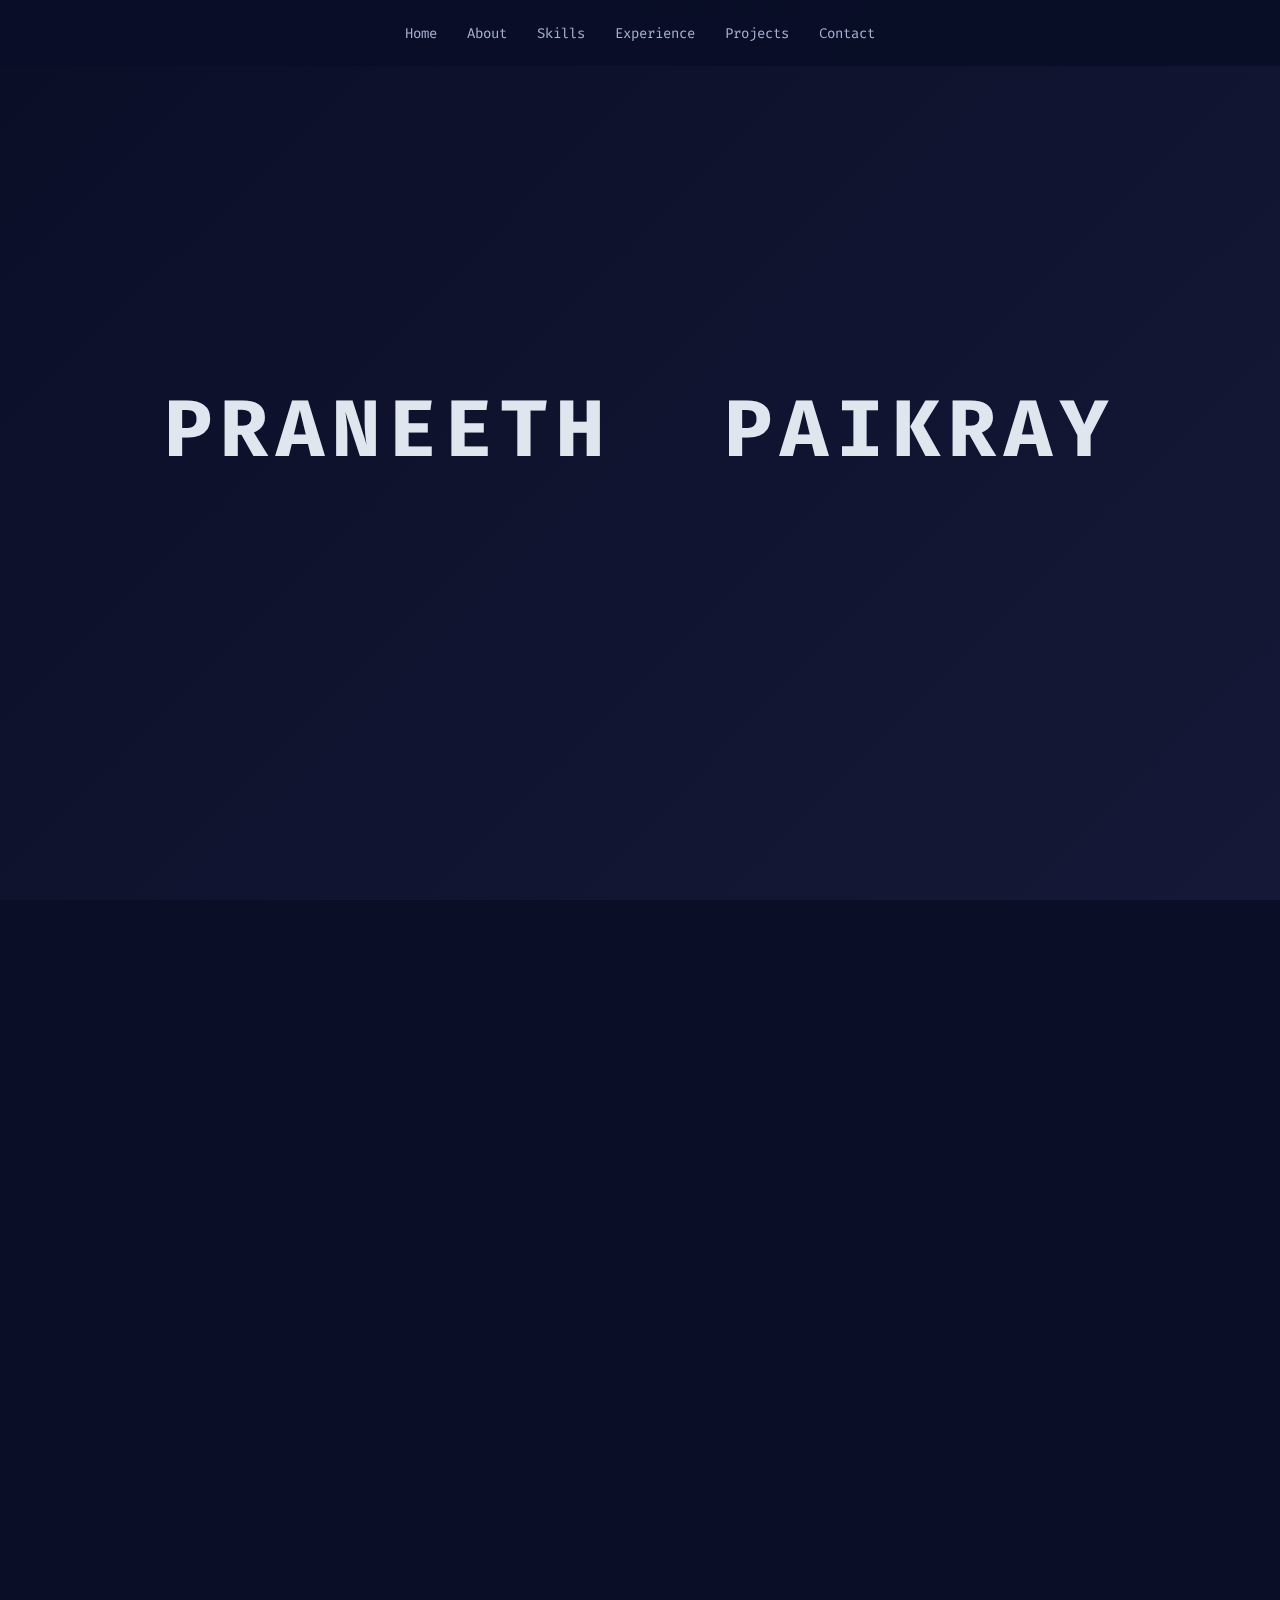
<file: index.html>
<!DOCTYPE html>
<html lang="en">
<head>
    <meta charset="UTF-8">
    <meta name="viewport" content="width=device-width, initial-scale=1.0">
    <title>Praneeth Paikray | Senior Data Scientist</title>
    
    <!-- SEO Meta Tags -->
    <meta name="description" content="Praneeth Paikray - Senior Data Scientist with 8 years of expertise in ML, NLP, LLMs, and Generative AI. Specializing in production-scale AI solutions.">
    <meta name="keywords" content="Praneeth Paikray, Data Scientist, Machine Learning, AI, LLM, NLP, Generative AI, Python, AWS, Fidelity Investments, Bengaluru">
    <meta name="author" content="Praneeth Paikray">
    
    <!-- Open Graph Meta Tags -->
    <meta property="og:title" content="Praneeth Paikray - Senior Data Scientist">
    <meta property="og:description" content="Senior Data Scientist specializing in ML, NLP, and LLMs with 8 years of experience building production-scale AI solutions.">
    <meta property="og:type" content="website">
    <meta property="og:url" content="https://praneeth16.github.io">
    <meta property="og:image" content="https://praneeth16.github.io/og-image.png">
    
    <!-- Twitter Card Meta Tags -->
    <meta name="twitter:card" content="summary_large_image">
    <meta name="twitter:title" content="Praneeth Paikray - Senior Data Scientist">
    <meta name="twitter:description" content="Senior Data Scientist specializing in ML, NLP, and LLMs with 8 years of experience.">
    <meta name="twitter:image" content="https://praneeth16.github.io/og-image.png">
    
    <!-- Favicon -->
    <link rel="icon" type="image/x-icon" href="favicon.ico">
    <link rel="apple-touch-icon" sizes="180x180" href="apple-touch-icon.png">
    <link rel="icon" type="image/png" sizes="32x32" href="favicon-32x32.png">
    <link rel="icon" type="image/png" sizes="16x16" href="favicon-16x16.png">
    
    <!-- Google Fonts (optional - for better typography) -->
    <link rel="preconnect" href="https://fonts.googleapis.com">
    <link rel="preconnect" href="https://fonts.gstatic.com" crossorigin>
    <link href="https://fonts.googleapis.com/css2?family=Fira+Code:wght@400;500;600;700&display=swap" rel="stylesheet">
    
    <style>
        * {
            margin: 0;
            padding: 0;
            box-sizing: border-box;
        }

        :root {
            --bg-primary: #0a0e27;
            --bg-secondary: #151937;
            --text-primary: #e0e6ed;
            --text-secondary: #a8b2d1;
            --accent: #64ffda;
            --accent-hover: #4ce4c4;
            --card-bg: rgba(21, 25, 55, 0.8);
            --gradient-1: #667eea;
            --gradient-2: #764ba2;
            --gradient-3: #f093fb;
        }

        body {
            font-family: 'Fira Code', 'SF Mono', monospace;
            background: var(--bg-primary);
            color: var(--text-primary);
            overflow-x: hidden;
            line-height: 1.6;
        }

        /* Animated Background */
        .bg-animation {
            position: fixed;
            width: 100%;
            height: 100%;
            top: 0;
            left: 0;
            z-index: -1;
            background: linear-gradient(135deg, #0a0e27 0%, #151937 100%);
            overflow: hidden;
        }

        .data-particle {
            position: absolute;
            width: 4px;
            height: 4px;
            background: var(--accent);
            border-radius: 50%;
            opacity: 0;
            animation: float-up 15s infinite;
        }

        @keyframes float-up {
            0% {
                opacity: 0;
                transform: translateY(100vh) scale(0);
            }
            10% {
                opacity: 1;
                transform: translateY(90vh) scale(1);
            }
            90% {
                opacity: 1;
                transform: translateY(10vh) scale(1);
            }
            100% {
                opacity: 0;
                transform: translateY(0) scale(0);
            }
        }

        /* Navigation */
        nav {
            position: fixed;
            top: 0;
            width: 100%;
            padding: 20px 50px;
            background: rgba(10, 14, 39, 0.95);
            backdrop-filter: blur(10px);
            z-index: 1000;
            transition: all 0.3s ease;
        }

        nav.scrolled {
            padding: 15px 50px;
            box-shadow: 0 4px 20px rgba(0, 0, 0, 0.3);
        }

        nav ul {
            list-style: none;
            display: flex;
            justify-content: center;
            align-items: center;
            gap: 30px;
        }

        nav a {
            color: var(--text-secondary);
            text-decoration: none;
            font-size: 14px;
            transition: all 0.3s ease;
            position: relative;
        }

        nav a:hover {
            color: var(--accent);
        }

        nav a::after {
            content: '';
            position: absolute;
            bottom: -5px;
            left: 0;
            width: 0;
            height: 2px;
            background: var(--accent);
            transition: width 0.3s ease;
        }

        nav a:hover::after {
            width: 100%;
        }

        /* Hero Section */
        .hero {
            min-height: 100vh;
            display: flex;
            align-items: center;
            justify-content: center;
            padding: 100px 50px;
            position: relative;
            overflow: hidden;
        }

        .hero-content {
            text-align: center;
            z-index: 1;
        }

        .hero-name {
            font-size: 5rem;
            font-weight: 800;
            text-transform: uppercase;
            position: relative;
            color: var(--text-primary);
            letter-spacing: 0.1em;
            display: inline-block;
            margin-bottom: 20px;
        }

        .hero-name span {
            display: inline-block;
            position: relative;
            color: var(--text-primary);
            transition: all 0.3s ease;
            animation: letter-wave 4s ease-in-out infinite;
            animation-delay: calc(var(--i) * 0.1s);
        }

        @keyframes letter-wave {
            0%, 100% { 
                transform: translateY(0);
                color: var(--text-primary);
            }
            25% {
                transform: translateY(-5px);
                color: var(--accent);
            }
            50% { 
                transform: translateY(0);
                color: var(--gradient-2);
            }
            75% {
                transform: translateY(5px);
                color: var(--gradient-1);
            }
        }

        .hero-name:hover span {
            animation-play-state: paused;
            color: var(--accent);
            text-shadow: 0 0 20px rgba(100, 255, 218, 0.5);
            transform: scale(1.05);
        }

        .hero-name::after {
            content: '';
            position: absolute;
            bottom: -10px;
            left: 0;
            width: 100%;
            height: 3px;
            background: linear-gradient(90deg, var(--accent), var(--gradient-1), var(--gradient-2));
            transform: scaleX(0);
            transform-origin: center;
            transition: transform 0.3s ease;
        }

        .hero-name:hover::after {
            transform: scaleX(1);
        }

        .hero-particles {
            position: absolute;
            width: 100%;
            height: 100%;
            top: 0;
            left: 0;
            pointer-events: none;
        }

        .hero-particle {
            position: absolute;
            width: 2px;
            height: 2px;
            background: var(--accent);
            border-radius: 50%;
            opacity: 0.8;
            animation: particle-float 10s linear infinite;
        }

        @keyframes particle-float {
            0% {
                transform: translateY(100vh) translateX(0);
                opacity: 0;
            }
            10% {
                opacity: 0.8;
            }
            90% {
                opacity: 0.8;
            }
            100% {
                transform: translateY(-100vh) translateX(100px);
                opacity: 0;
            }
        }

        .subtitle {
            font-size: 1.5rem;
            color: var(--accent);
            margin-top: 20px;
            opacity: 0;
            animation: fadeInUp 1s ease forwards;
            animation-delay: 0.5s;
        }

        .typing-effect {
            border-right: 3px solid var(--accent);
            white-space: nowrap;
            overflow: hidden;
            animation: typing 3s steps(40, end), blink-caret 0.75s step-end infinite;
        }

        @keyframes typing {
            from { width: 0; }
            to { width: 100%; }
        }

        @keyframes blink-caret {
            from, to { border-color: transparent; }
            50% { border-color: var(--accent); }
        }

        @keyframes fadeInUp {
            from {
                opacity: 0;
                transform: translateY(30px);
            }
            to {
                opacity: 1;
                transform: translateY(0);
            }
        }

        /* About Section */
        .about {
            padding: 100px 50px;
            max-width: 1200px;
            margin: 0 auto;
        }

        .section-title {
            font-size: 2.5rem;
            margin-bottom: 50px;
            text-align: center;
            position: relative;
            display: inline-block;
            width: 100%;
        }

        .section-title::before {
            content: '<';
            color: var(--accent);
            position: absolute;
            left: -30px;
            opacity: 0.5;
        }

        .section-title::after {
            content: '/>';
            color: var(--accent);
            position: absolute;
            right: -40px;
            opacity: 0.5;
        }

        .about-content {
            display: grid;
            grid-template-columns: 1fr 2fr;
            gap: 50px;
            align-items: center;
        }

        .about-image {
            position: relative;
            width: 300px;
            height: 300px;
            margin: 0 auto;
        }

        .about-image::before {
            content: '';
            position: absolute;
            top: -10px;
            left: -10px;
            right: -10px;
            bottom: -10px;
            background: linear-gradient(45deg, var(--gradient-1), var(--gradient-2), var(--gradient-3));
            border-radius: 10px;
            z-index: -1;
            animation: rotate-gradient 3s linear infinite;
        }

        @keyframes rotate-gradient {
            0% { transform: rotate(0deg); }
            100% { transform: rotate(360deg); }
        }

        .about-image img {
            width: 100%;
            height: 100%;
            object-fit: cover;
            border-radius: 10px;
            background: var(--bg-secondary);
            display: flex;
            align-items: center;
            justify-content: center;
            font-size: 8rem;
            color: var(--accent);
        }

        .about-text {
            color: var(--text-secondary);
            line-height: 1.8;
        }

        .highlight {
            color: var(--accent);
            font-weight: bold;
        }

        /* Skills Section */
        .skills {
            padding: 100px 50px;
            background: var(--bg-secondary);
        }

        .skills-grid {
            display: grid;
            grid-template-columns: repeat(auto-fit, minmax(150px, 1fr));
            gap: 30px;
            max-width: 1200px;
            margin: 0 auto;
        }

        .skill-card {
            background: var(--card-bg);
            padding: 30px;
            border-radius: 10px;
            text-align: center;
            border: 1px solid transparent;
            transition: all 0.3s ease;
            position: relative;
            overflow: hidden;
        }

        .skill-card::before {
            content: '';
            position: absolute;
            top: -50%;
            left: -50%;
            width: 200%;
            height: 200%;
            background: linear-gradient(45deg, transparent, var(--accent), transparent);
            transform: rotate(45deg);
            transition: all 0.5s;
            opacity: 0;
        }

        .skill-card:hover::before {
            animation: shine 0.5s ease;
        }

        @keyframes shine {
            0% { transform: rotate(45deg) translateY(-100%); opacity: 0; }
            50% { opacity: 1; }
            100% { transform: rotate(45deg) translateY(100%); opacity: 0; }
        }

        .skill-card:hover {
            border-color: var(--accent);
            transform: translateY(-5px);
            box-shadow: 0 10px 30px rgba(100, 255, 218, 0.3);
        }

        .skill-icon {
            font-size: 3rem;
            margin-bottom: 15px;
            color: var(--accent);
        }

        /* Experience Timeline */
        .experience {
            padding: 100px 50px;
            max-width: 1200px;
            margin: 0 auto;
        }

        .timeline {
            position: relative;
            padding: 20px 0;
        }

        .timeline::before {
            content: '';
            position: absolute;
            left: 50%;
            top: 0;
            bottom: 0;
            width: 2px;
            background: var(--accent);
            transform: translateX(-50%);
        }

        .timeline-item {
            position: relative;
            margin-bottom: 50px;
            width: 50%;
            padding: 0 40px;
            opacity: 0;
            animation: fadeInUp 0.8s ease forwards;
        }

        .timeline-item:nth-child(odd) {
            left: 0;
            text-align: right;
        }

        .timeline-item:nth-child(even) {
            left: 50%;
        }

        .timeline-dot {
            position: absolute;
            top: 0;
            width: 20px;
            height: 20px;
            background: var(--accent);
            border-radius: 50%;
            box-shadow: 0 0 20px var(--accent);
        }

        .timeline-item:nth-child(odd) .timeline-dot {
            right: -10px;
        }

        .timeline-item:nth-child(even) .timeline-dot {
            left: -10px;
        }

        .timeline-content {
            background: var(--card-bg);
            padding: 30px;
            border-radius: 10px;
            border: 1px solid rgba(100, 255, 218, 0.1);
            transition: all 0.3s ease;
        }

        .timeline-content:hover {
            border-color: var(--accent);
            transform: scale(1.05);
            box-shadow: 0 10px 30px rgba(100, 255, 218, 0.2);
        }

        .timeline-date {
            color: var(--accent);
            font-size: 0.9rem;
            margin-bottom: 10px;
        }

        /* Projects Section */
        .projects {
            padding: 100px 50px;
            background: var(--bg-secondary);
        }

        .projects-category {
            margin-bottom: 100px;
            padding: 40px;
            background: rgba(10, 14, 39, 0.5);
            border-radius: 20px;
            border: 1px solid rgba(100, 255, 218, 0.1);
        }

        .projects-category:last-child {
            margin-bottom: 0;
        }

        .projects-category:nth-child(2) {
            background: rgba(21, 25, 55, 0.3);
            border-color: rgba(118, 75, 162, 0.2);
        }

        .category-title {
            font-size: 2.2rem;
            margin-bottom: 25px;
            color: var(--text-primary);
            display: flex;
            align-items: center;
            gap: 20px;
            position: relative;
            padding-bottom: 30px;
            font-weight: 700;
        }

        .category-icon {
            font-size: 3rem;
            display: inline-block;
            animation: icon-bounce 2s ease-in-out infinite;
            filter: drop-shadow(0 0 20px currentColor);
        }

        .projects-category:nth-child(2) .category-icon {
            color: var(--gradient-2);
        }

        .projects-category:nth-child(3) .category-icon {
            color: var(--accent);
        }

        @keyframes icon-bounce {
            0%, 100% { transform: translateY(0); }
            50% { transform: translateY(-5px); }
        }

        .category-subtitle {
            font-size: 1rem;
            color: var(--text-secondary);
            font-weight: normal;
            margin-left: auto;
            opacity: 0.8;
            font-style: italic;
        }

        .category-title::after {
            content: '';
            position: absolute;
            bottom: 0;
            left: 0;
            width: 100%;
            height: 3px;
            background: linear-gradient(90deg, var(--accent), var(--gradient-2), transparent);
        }

        .projects-category:nth-child(2) .category-title::after {
            background: linear-gradient(90deg, var(--gradient-2), var(--gradient-1), transparent);
        }

        .projects-grid {
            display: grid;
            grid-template-columns: repeat(auto-fit, minmax(350px, 1fr));
            gap: 40px;
            max-width: 1200px;
            margin: 40px auto 0;
        }

        .project-card {
            background: var(--card-bg);
            border-radius: 15px;
            overflow: hidden;
            transition: all 0.3s ease;
            position: relative;
            border: 2px solid transparent;
        }

        .project-card.professional {
            border-color: rgba(118, 75, 162, 0.3);
            background: rgba(118, 75, 162, 0.05);
        }

        .project-card.personal {
            border-color: rgba(100, 255, 218, 0.3);
            background: rgba(100, 255, 218, 0.05);
        }

        .project-card::before {
            content: '';
            position: absolute;
            top: 0;
            left: 0;
            right: 0;
            bottom: 0;
            background: linear-gradient(135deg, rgba(100, 255, 218, 0.1), rgba(118, 75, 162, 0.1));
            opacity: 0;
            transition: opacity 0.3s ease;
            pointer-events: none;
            z-index: 0;
        }

        .project-card:hover::before {
            opacity: 1;
        }

        .project-card:hover {
            transform: translateY(-10px) rotateX(5deg);
            box-shadow: 0 20px 40px rgba(100, 255, 218, 0.3);
        }

        .project-card.professional:hover {
            border-color: var(--gradient-2);
            box-shadow: 0 20px 40px rgba(118, 75, 162, 0.4);
        }

        .project-card.personal:hover {
            border-color: var(--accent);
            box-shadow: 0 20px 40px rgba(100, 255, 218, 0.4);
        }

        .project-header {
            padding: 30px;
            background: linear-gradient(135deg, var(--gradient-1), var(--gradient-2));
            position: relative;
            overflow: hidden;
            z-index: 1;
        }

        .project-card.personal .project-header {
            background: linear-gradient(135deg, var(--accent), var(--gradient-1));
        }

        .project-header::after {
            content: '';
            position: absolute;
            top: -50%;
            right: -50%;
            width: 200%;
            height: 200%;
            background: rgba(255, 255, 255, 0.1);
            transform: rotate(45deg);
            animation: shimmer 3s infinite;
            pointer-events: none;
        }

        @keyframes shimmer {
            0% { transform: rotate(45deg) translateX(-200%); }
            100% { transform: rotate(45deg) translateX(200%); }
        }

        .project-title {
            font-size: 1.5rem;
            margin-bottom: 10px;
            color: white;
            position: relative;
            z-index: 2;
        }

        .project-tech {
            display: flex;
            gap: 10px;
            flex-wrap: wrap;
            margin-top: 10px;
            position: relative;
            z-index: 2;
        }

        .tech-tag {
            background: rgba(255, 255, 255, 0.2);
            padding: 5px 15px;
            border-radius: 20px;
            font-size: 0.8rem;
            color: white;
        }

        .project-content {
            padding: 30px;
            position: relative;
            z-index: 1;
        }

        .project-description {
            color: var(--text-secondary);
            line-height: 1.8;
            margin-bottom: 20px;
        }

        .project-links {
            display: flex;
            gap: 20px;
            position: relative;
            z-index: 10;
        }

        .project-link {
            color: var(--accent);
            text-decoration: none;
            display: inline-flex;
            align-items: center;
            gap: 5px;
            transition: all 0.3s ease;
            padding: 5px 10px;
            border-radius: 5px;
            background: rgba(100, 255, 218, 0.1);
            border: 1px solid var(--accent);
            position: relative;
            z-index: 10;
        }

        .project-link:hover {
            color: var(--bg-primary);
            background: var(--accent);
            transform: translateX(5px);
            box-shadow: 0 5px 15px rgba(100, 255, 218, 0.4);
        }

        /* Contact Section */
        .contact {
            padding: 100px 50px;
            text-align: center;
        }

        .contact-content {
            max-width: 800px;
            margin: 0 auto;
        }

        .social-links {
            display: flex;
            justify-content: center;
            gap: 30px;
            margin-top: 40px;
        }

        .social-link {
            display: inline-block;
            width: 50px;
            height: 50px;
            background: var(--card-bg);
            border-radius: 50%;
            display: flex;
            align-items: center;
            justify-content: center;
            color: var(--accent);
            text-decoration: none;
            border: 2px solid transparent;
            transition: all 0.3s ease;
            position: relative;
            overflow: hidden;
        }

        .social-link::before {
            content: '';
            position: absolute;
            top: 50%;
            left: 50%;
            width: 0;
            height: 0;
            background: var(--accent);
            border-radius: 50%;
            transform: translate(-50%, -50%);
            transition: all 0.3s ease;
        }

        .social-link:hover {
            border-color: var(--accent);
            color: var(--bg-primary);
            transform: translateY(-5px) rotate(360deg);
        }

        .social-link:hover::before {
            width: 100%;
            height: 100%;
        }

        .social-link svg {
            width: 24px;
            height: 24px;
            z-index: 1;
        }

        /* Responsive */
        @media (max-width: 768px) {
            .hero-name {
                font-size: 3rem;
            }

            .about-content {
                grid-template-columns: 1fr;
            }

            .timeline-item {
                width: 100%;
                left: 0 !important;
                text-align: left !important;
                padding-left: 60px;
                padding-right: 20px;
            }

            .timeline::before {
                left: 20px;
            }

            .timeline-dot {
                left: 10px !important;
                right: auto !important;
            }

            nav {
                padding: 15px 20px;
            }

            .hero, .about, .skills, .experience, .projects, .contact {
                padding: 80px 20px;
            }

            .category-title {
                flex-direction: column;
                align-items: flex-start;
                gap: 10px;
            }

            .category-subtitle {
                margin-left: 0;
                font-size: 0.8rem;
            }

            .projects-grid {
                grid-template-columns: 1fr;
            }
        }

        /* Scroll animations */
        .animate-on-scroll {
            opacity: 0;
            transform: translateY(30px);
            transition: all 0.8s ease;
        }

        .animate-on-scroll.animated {
            opacity: 1;
            transform: translateY(0);
        }
    </style>
</head>
<body>
    <!-- Animated Background -->
    <div class="bg-animation" id="bgAnimation"></div>

    <!-- Navigation -->
    <nav id="navbar">
        <ul>
            <li><a href="#home">Home</a></li>
            <li><a href="#about">About</a></li>
            <li><a href="#skills">Skills</a></li>
            <li><a href="#experience">Experience</a></li>
            <li><a href="#projects">Projects</a></li>
            <li><a href="#contact">Contact</a></li>
        </ul>
    </nav>

    <!-- Hero Section -->
    <section class="hero" id="home">
        <div class="hero-particles" id="heroParticles"></div>
        <div class="hero-content">
            <h1 class="hero-name">
                <span style="--i: 0">P</span><span style="--i: 1">R</span><span style="--i: 2">A</span><span style="--i: 3">N</span><span style="--i: 4">E</span><span style="--i: 5">E</span><span style="--i: 6">T</span><span style="--i: 7">H</span>
                <span style="--i: 8"> </span>
                <span style="--i: 9">P</span><span style="--i: 10">A</span><span style="--i: 11">I</span><span style="--i: 12">K</span><span style="--i: 13">R</span><span style="--i: 14">A</span><span style="--i: 15">Y</span>
            </h1>
            <p class="subtitle typing-effect">Senior Data Scientist | AI Architect | LLM Specialist</p>
        </div>
    </section>

    <!-- About Section -->
    <section class="about animate-on-scroll" id="about">
        <h2 class="section-title">About Me</h2>
        <div class="about-content">
            <div class="about-image">
                <div style="width: 100%; height: 100%; background: var(--bg-secondary); display: flex; align-items: center; justify-content: center; font-size: 8rem; color: var(--accent); border-radius: 10px;">
                    PP
                </div>
            </div>
            <div class="about-text">
                <p>Hello! I'm <span class="highlight">Praneeth Paikray</span>, a Senior Data Scientist with <span class="highlight">8 years</span> of hands-on expertise in ML, NLP, LLMs, and Generative AI.</p>
                <br>
                <p>I combine technical prowess with team leadership to architect and deploy <span class="highlight">production-scale AI solutions</span>. My passion lies in leveraging cutting-edge machine learning to deliver measurable business impact.</p>
                <br>
                <p>Currently, I'm pushing the boundaries of AI at <span class="highlight">Fidelity Investments</span>, where I fine-tune language models, build intelligent analytics platforms, and create AI-powered systems that transform how businesses operate.</p>
            </div>
        </div>
    </section>

    <!-- Skills Section -->
    <section class="skills animate-on-scroll" id="skills">
        <h2 class="section-title">Technical Arsenal</h2>
        <div class="skills-grid">
            <div class="skill-card">
                <div class="skill-icon">🐍</div>
                <h3>Python</h3>
            </div>
            <div class="skill-card">
                <div class="skill-icon">🤖</div>
                <h3>LLMs</h3>
            </div>
            <div class="skill-card">
                <div class="skill-icon">🧠</div>
                <h3>NLP</h3>
            </div>
            <div class="skill-card">
                <div class="skill-icon">☁️</div>
                <h3>AWS</h3>
            </div>
            <div class="skill-card">
                <div class="skill-icon">⚡</div>
                <h3>PyTorch</h3>
            </div>
            <div class="skill-card">
                <div class="skill-icon">🔧</div>
                <h3>MLflow</h3>
            </div>
            <div class="skill-card">
                <div class="skill-icon">📊</div>
                <h3>SQL</h3>
            </div>
            <div class="skill-card">
                <div class="skill-icon">🚀</div>
                <h3>FastAPI</h3>
            </div>
            <div class="skill-card">
                <div class="skill-icon">🎨</div>
                <h3>Streamlit</h3>
            </div>
            <div class="skill-card">
                <div class="skill-icon">🔗</div>
                <h3>LangChain</h3>
            </div>
            <div class="skill-card">
                <div class="skill-icon">⚙️</div>
                <h3>SageMaker</h3>
            </div>
            <div class="skill-card">
                <div class="skill-icon">🎯</div>
                <h3>Gen AI</h3>
            </div>
        </div>
    </section>

    <!-- Experience Timeline -->
    <section class="experience animate-on-scroll" id="experience">
        <h2 class="section-title">Experience Timeline</h2>
        <div class="timeline">
            <div class="timeline-item">
                <div class="timeline-dot"></div>
                <div class="timeline-content">
                    <div class="timeline-date">May 2023 - Present</div>
                    <h3>Senior Data Scientist</h3>
                    <h4>Fidelity Investments</h4>
                    <p>Leading AI initiatives, fine-tuning LLMs for sentiment analysis, architecting compensation analytics platforms, and building AI-powered resume screening systems.</p>
                </div>
            </div>
            <div class="timeline-item">
                <div class="timeline-dot"></div>
                <div class="timeline-content">
                    <div class="timeline-date">Jun 2021 - Apr 2023</div>
                    <h3>Data Scientist</h3>
                    <h4>Fidelity Investments</h4>
                    <p>Developed conversational analytics platforms, built hybrid recommendation systems, and deployed sentiment analysis models for CRM optimization.</p>
                </div>
            </div>
            <div class="timeline-item">
                <div class="timeline-dot"></div>
                <div class="timeline-content">
                    <div class="timeline-date">Oct 2019 - May 2021</div>
                    <h3>Data Science Developer</h3>
                    <h4>Dell Technologies</h4>
                    <p>Created ML solutions for business problems, developed predictive models, and implemented data science workflows.</p>
                </div>
            </div>
            <div class="timeline-item">
                <div class="timeline-dot"></div>
                <div class="timeline-content">
                    <div class="timeline-date">Jul 2017 - Oct 2019</div>
                    <h3>Systems Engineer</h3>
                    <h4>Tata Consultancy Services</h4>
                    <p>Built robust systems and laid the foundation for my journey into data science and machine learning.</p>
                </div>
            </div>
        </div>
    </section>

    <!-- Projects Section -->
    <section class="projects animate-on-scroll" id="projects">
        <h2 class="section-title">Featured Projects</h2>
        <div class="projects-grid">
            <div class="project-card">
                <div class="project-header">
                    <h3 class="project-title">LLM-Powered Sentiment Analysis</h3>
                    <div class="project-tech">
                        <span class="tech-tag">Llama</span>
                        <span class="tech-tag">NLP</span>
                        <span class="tech-tag">AWS</span>
                    </div>
                </div>
                <div class="project-content">
                    <p class="project-description">Fine-tuned Llama SLM for aspect-based sentiment analysis achieving 81% accuracy across 64 categories, enabling data-driven executive decisions.</p>
                    <div class="project-links">
                        <a href="https://github.com/Praneeth16" class="project-link" target="_blank">View on GitHub →</a>
                    </div>
                </div>
            </div>
            <div class="project-card">
                <div class="project-header">
                    <h3 class="project-title">AI Resume Screening System</h3>
                    <div class="project-tech">
                        <span class="tech-tag">GloVe</span>
                        <span class="tech-tag">AWS EMR</span>
                        <span class="tech-tag">Workday</span>
                    </div>
                </div>
                <div class="project-content">
                    <p class="project-description">Engineered an AI-powered system reducing time-to-fill by 21% and generating $700K cost savings through automated candidate matching.</p>
                    <div class="project-links">
                        <a href="#" class="project-link">View Details →</a>
                    </div>
                </div>
            </div>
            <div class="project-card">
                <div class="project-header">
                    <h3 class="project-title">Compensation Analytics Platform</h3>
                    <div class="project-tech">
                        <span class="tech-tag">Phi-3 LLM</span>
                        <span class="tech-tag">vLLM</span>
                        <span class="tech-tag">SageMaker</span>
                    </div>
                </div>
                <div class="project-content">
                    <p class="project-description">Built a platform using optimized Phi-3 LLM to extract and cluster salary data by skills, enabling data-driven compensation decisions.</p>
                    <div class="project-links">
                        <a href="#" class="project-link">View Details →</a>
                    </div>
                </div>
            </div>
            <div class="project-card">
                <div class="project-header">
                    <h3 class="project-title">AI Invoice Parser</h3>
                    <div class="project-tech">
                        <span class="tech-tag">LlamaIndex</span>
                        <span class="tech-tag">Streamlit</span>
                        <span class="tech-tag">Azure</span>
                    </div>
                </div>
                <div class="project-content">
                    <p class="project-description">Built an intelligent invoice parsing system using LlamaIndex and Azure, deployed on Streamlit for automated data extraction from documents.</p>
                    <div class="project-links">
                        <a href="https://github.com/Praneeth16/invoice_parser" class="project-link" target="_blank">GitHub →</a>
                        <a href="https://invoiceparser-azure-llamaparse.streamlit.app/" class="project-link" target="_blank">Live Demo →</a>
                    </div>
                </div>
            </div>
            <div class="project-card">
                <div class="project-header">
                    <h3 class="project-title">English-Hindi LLM Translation</h3>
                    <div class="project-tech">
                        <span class="tech-tag">Gemma 2B</span>
                        <span class="tech-tag">Fine-tuning</span>
                        <span class="tech-tag">Multilingual</span>
                    </div>
                </div>
                <div class="project-content">
                    <p class="project-description">Fine-tuned Gemma 2B LLM for English-Hindi translation, achieving multilingual capabilities while maintaining computational efficiency.</p>
                    <div class="project-links">
                        <a href="https://www.kaggle.com/code/paiky1995/fine-tuning-gemma-2-2b-for-english-to-hindi" class="project-link" target="_blank">View on Kaggle →</a>
                    </div>
                </div>
            </div>
            <div class="project-card">
                <div class="project-header">
                    <h3 class="project-title">Wheat Crop Classification</h3>
                    <div class="project-tech">
                        <span class="tech-tag">Computer Vision</span>
                        <span class="tech-tag">Satellite</span>
                        <span class="tech-tag">ML</span>
                    </div>
                </div>
                <div class="project-content">
                    <p class="project-description">Analyzed satellite images to classify wheat crops using advanced computer vision techniques for agricultural insights.</p>
                    <div class="project-links">
                        <a href="#" class="project-link">View Details →</a>
                    </div>
                </div>
            </div>
        </div>
    </section>

    <!-- Contact Section -->
    <section class="contact animate-on-scroll" id="contact">
        <h2 class="section-title">Let's Connect</h2>
        <div class="contact-content">
            <p>I'm always excited to discuss new opportunities, collaborate on innovative projects, or just have a chat about the latest in AI and machine learning.</p>
            <div class="social-links">
                <a href="https://linkedin.com/in/praneeth-paikray" class="social-link" target="_blank">
                    <svg fill="currentColor" viewBox="0 0 24 24">
                        <path d="M20.447 20.452h-3.554v-5.569c0-1.328-.027-3.037-1.852-3.037-1.853 0-2.136 1.445-2.136 2.939v5.667H9.351V9h3.414v1.561h.046c.477-.9 1.637-1.85 3.37-1.85 3.601 0 4.267 2.37 4.267 5.455v6.286zM5.337 7.433c-1.144 0-2.063-.926-2.063-2.065 0-1.138.92-2.063 2.063-2.063 1.14 0 2.064.925 2.064 2.063 0 1.139-.925 2.065-2.064 2.065zm1.782 13.019H3.555V9h3.564v11.452zM22.225 0H1.771C.792 0 0 .774 0 1.729v20.542C0 23.227.792 24 1.771 24h20.451C23.2 24 24 23.227 24 22.271V1.729C24 .774 23.2 0 22.222 0h.003z"/>
                    </svg>
                </a>
                <a href="https://github.com/Praneeth16" class="social-link" target="_blank">
                    <svg fill="currentColor" viewBox="0 0 24 24">
                        <path d="M12 .297c-6.63 0-12 5.373-12 12 0 5.303 3.438 9.8 8.205 11.385.6.113.82-.258.82-.577 0-.285-.01-1.04-.015-2.04-3.338.724-4.042-1.61-4.042-1.61C4.422 18.07 3.633 17.7 3.633 17.7c-1.087-.744.084-.729.084-.729 1.205.084 1.838 1.236 1.838 1.236 1.07 1.835 2.809 1.305 3.495.998.108-.776.417-1.305.76-1.605-2.665-.3-5.466-1.332-5.466-5.93 0-1.31.465-2.38 1.235-3.22-.135-.303-.54-1.523.105-3.176 0 0 1.005-.322 3.3 1.23.96-.267 1.98-.399 3-.405 1.02.006 2.04.138 3 .405 2.28-1.552 3.285-1.23 3.285-1.23.645 1.653.24 2.873.12 3.176.765.84 1.23 1.91 1.23 3.22 0 4.61-2.805 5.625-5.475 5.92.42.36.81 1.096.81 2.22 0 1.606-.015 2.896-.015 3.286 0 .315.21.69.825.57C20.565 22.092 24 17.592 24 12.297c0-6.627-5.373-12-12-12"/>
                    </svg>
                </a>
                <a href="https://huggingface.co/Praneeth" class="social-link" target="_blank">
                    <svg fill="currentColor" viewBox="0 0 24 24">
                        <path d="M12 2C6.48 2 2 6.48 2 12s4.48 10 10 10 10-4.48 10-10S17.52 2 12 2zm0 18c-4.41 0-8-3.59-8-8s3.59-8 8-8 8 3.59 8 8-3.59 8-8 8zm-3.5-9c.83 0 1.5-.67 1.5-1.5S9.33 8 8.5 8 7 8.67 7 9.5 7.67 11 8.5 11zm7 0c.83 0 1.5-.67 1.5-1.5S16.33 8 15.5 8 14 8.67 14 9.5s.67 1.5 1.5 1.5zm-3.5 6.5c2.33 0 4.31-1.46 5.11-3.5H6.89c.8 2.04 2.78 3.5 5.11 3.5z"/>
                    </svg>
                </a>
                <a href="https://www.kaggle.com/paiky1995" class="social-link" target="_blank">
                    <svg fill="currentColor" viewBox="0 0 24 24">
                        <path d="M18.825 23.859c-.022.092-.117.141-.281.141h-3.139c-.187 0-.351-.082-.492-.248l-5.178-6.589-1.448 1.374v5.111c0 .235-.117.352-.351.352H5.505c-.236 0-.354-.117-.354-.352V.353c0-.233.118-.353.354-.353h2.431c.234 0 .351.12.351.353v14.343l6.203-6.272c.165-.165.33-.246.495-.246h3.239c.144 0 .236.06.285.18.046.149.034.255-.036.315l-6.555 6.344 6.836 8.507c.095.104.117.208.07.358"/>
                    </svg>
                </a>
                <a href="mailto:paikraypraneeth@gmail.com" class="social-link" target="_blank">
                    <svg fill="currentColor" viewBox="0 0 24 24">
                        <path d="M20 4H4c-1.1 0-1.99.9-1.99 2L2 18c0 1.1.9 2 2 2h16c1.1 0 2-.9 2-2V6c0-1.1-.9-2-2-2zm0 4l-8 5-8-5V6l8 5 8-5v2z"/>
                    </svg>
                </a>
            </div>
        </div>
    </section>

    <script>
        // Create animated background particles
        function createParticles() {
            const bgAnimation = document.getElementById('bgAnimation');
            const particleCount = 50;
            
            for (let i = 0; i < particleCount; i++) {
                const particle = document.createElement('div');
                particle.className = 'data-particle';
                particle.style.left = Math.random() * 100 + '%';
                particle.style.animationDelay = Math.random() * 15 + 's';
                particle.style.animationDuration = (15 + Math.random() * 10) + 's';
                bgAnimation.appendChild(particle);
            }
        }

        // Create hero particles
        function createHeroParticles() {
            const heroParticles = document.getElementById('heroParticles');
            const particleCount = 20;
            
            for (let i = 0; i < particleCount; i++) {
                const particle = document.createElement('div');
                particle.className = 'hero-particle';
                particle.style.left = Math.random() * 100 + '%';
                particle.style.animationDelay = Math.random() * 10 + 's';
                particle.style.animationDuration = (10 + Math.random() * 5) + 's';
                heroParticles.appendChild(particle);
            }
        }

        // Navbar scroll effect
        window.addEventListener('scroll', () => {
            const navbar = document.getElementById('navbar');
            if (window.scrollY > 50) {
                navbar.classList.add('scrolled');
            } else {
                navbar.classList.remove('scrolled');
            }
        });

        // Smooth scrolling for navigation links
        document.querySelectorAll('a[href^="#"]').forEach(anchor => {
            anchor.addEventListener('click', function (e) {
                e.preventDefault();
                const target = document.querySelector(this.getAttribute('href'));
                if (target) {
                    target.scrollIntoView({
                        behavior: 'smooth',
                        block: 'start'
                    });
                }
            });
        });

        // Intersection Observer for scroll animations
        const observerOptions = {
            threshold: 0.1,
            rootMargin: '0px 0px -100px 0px'
        };

        const observer = new IntersectionObserver((entries) => {
            entries.forEach(entry => {
                if (entry.isIntersecting) {
                    entry.target.classList.add('animated');
                    
                    // Stagger timeline items
                    if (entry.target.classList.contains('timeline-item')) {
                        const items = document.querySelectorAll('.timeline-item');
                        items.forEach((item, index) => {
                            setTimeout(() => {
                                item.style.opacity = '1';
                            }, index * 200);
                        });
                    }
                }
            });
        }, observerOptions);

        // Observe all animated elements
        document.querySelectorAll('.animate-on-scroll').forEach(el => {
            observer.observe(el);
        });

        // Initialize particles
        createParticles();
        createHeroParticles();

        // Add hover effects to project cards
        document.querySelectorAll('.project-card').forEach(card => {
            card.addEventListener('mousemove', (e) => {
                const rect = card.getBoundingClientRect();
                const x = e.clientX - rect.left;
                const y = e.clientY - rect.top;
                
                card.style.setProperty('--mouse-x', `${x}px`);
                card.style.setProperty('--mouse-y', `${y}px`);
            });
        });

        // Terminal typing effect for subtitle
        const subtitle = document.querySelector('.subtitle');
        const text = subtitle.textContent;
        subtitle.textContent = '';
        let i = 0;

        function typeWriter() {
            if (i < text.length) {
                subtitle.textContent += text.charAt(i);
                i++;
                setTimeout(typeWriter, 50);
            }
        }

        setTimeout(typeWriter, 1000);
    </script>
</body>
</html>
</file>
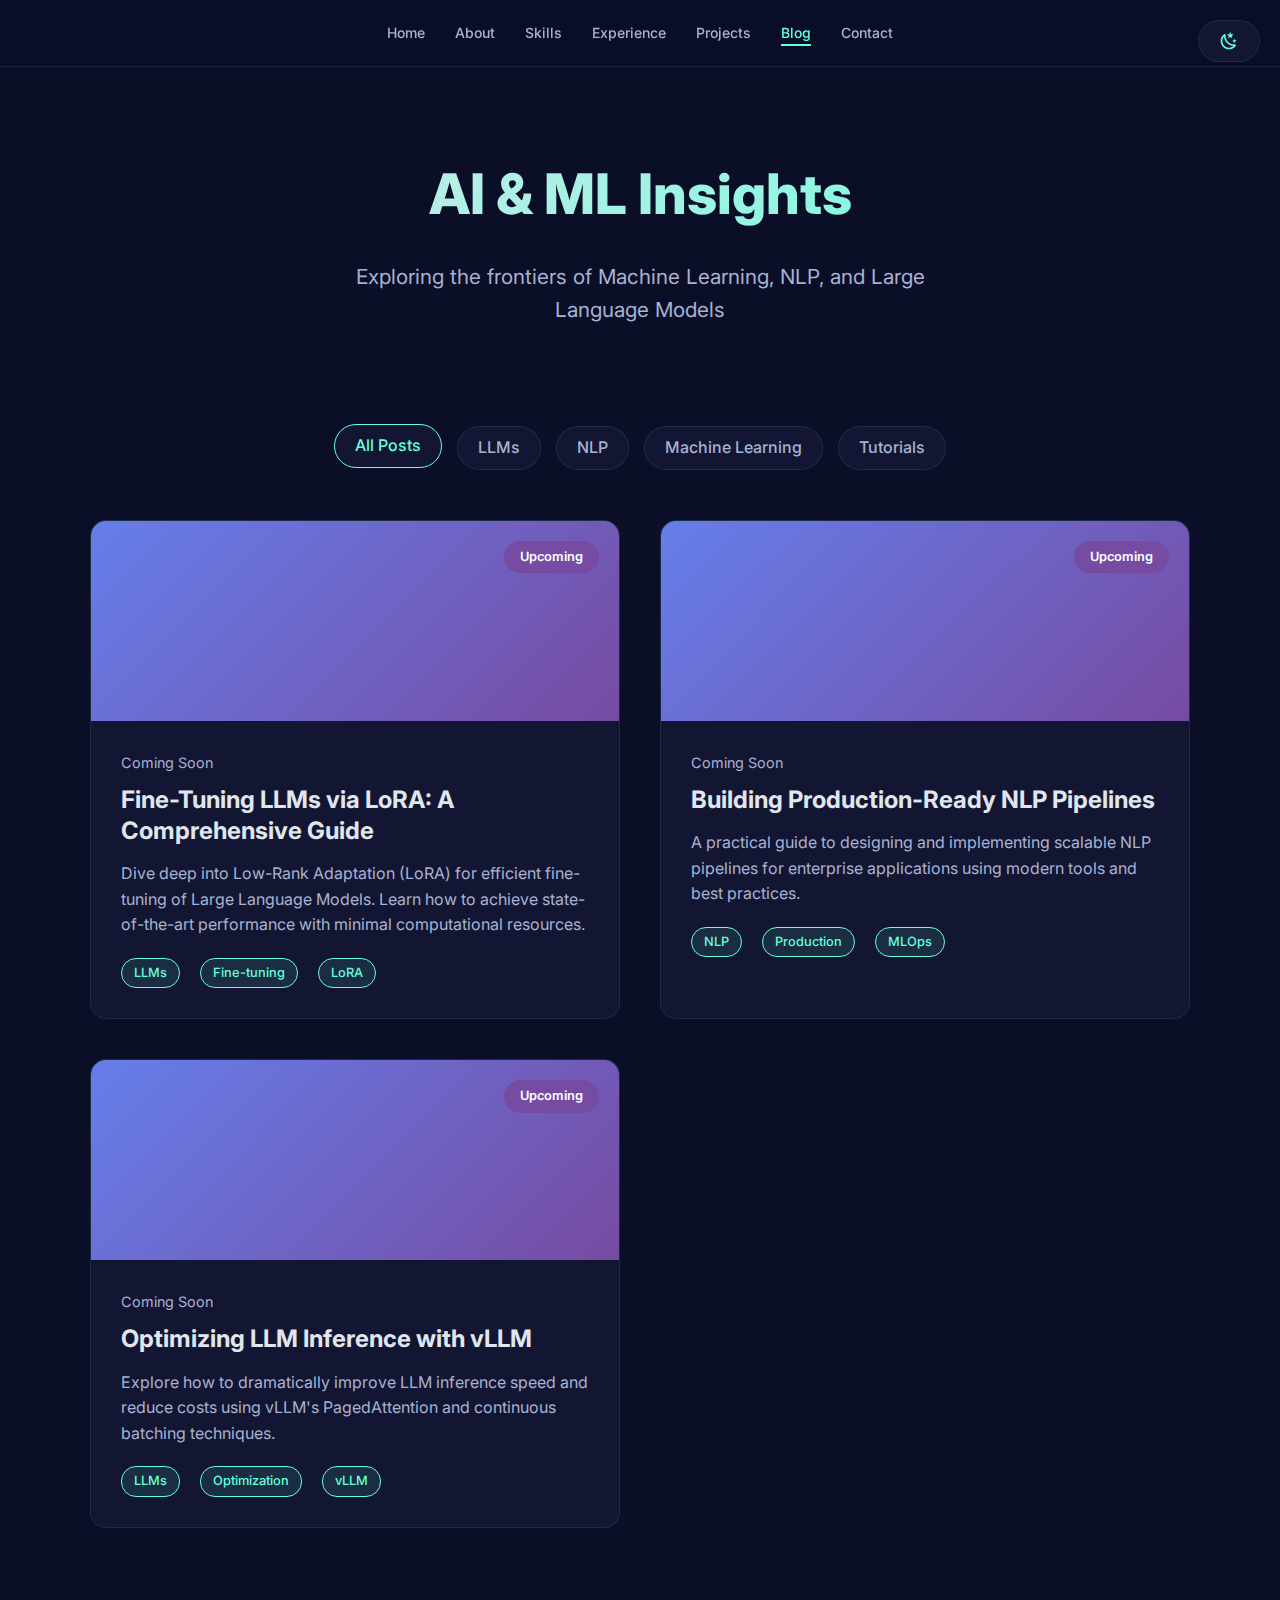
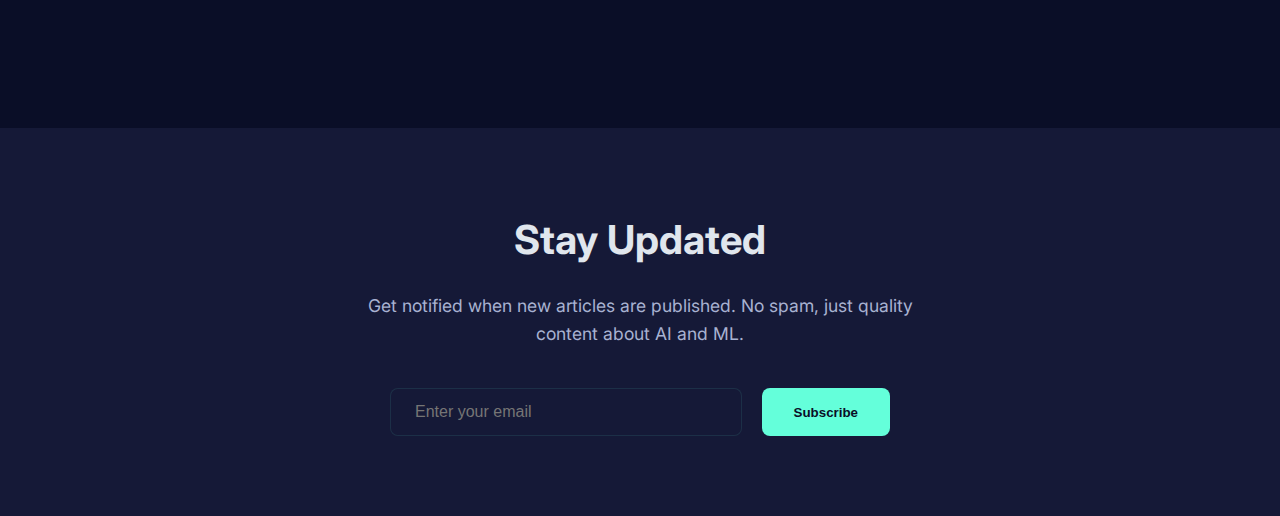
<file: blog.html>
<!DOCTYPE html>
<html lang="en">
<head>
    <meta charset="UTF-8">
    <meta name="viewport" content="width=device-width, initial-scale=1.0">
    <title>Blog - Praneeth Paikray</title>
    
    <!-- SEO Meta Tags -->
    <meta name="description" content="Blog by Praneeth Paikray - Insights on Machine Learning, LLMs, NLP, and AI">
    <meta name="keywords" content="AI Blog, Machine Learning, LLM, NLP, Data Science, Fine-tuning">
    <meta name="author" content="Praneeth Paikray">
    
    <!-- Favicon -->
    <link rel="icon" type="image/x-icon" href="favicon.ico">
    
    <!-- Google Fonts -->
    <link rel="preconnect" href="https://fonts.googleapis.com">
    <link rel="preconnect" href="https://fonts.gstatic.com" crossorigin>
    <link href="https://fonts.googleapis.com/css2?family=Inter:wght@300;400;500;600;700;800&display=swap" rel="stylesheet">
    
    <!-- External CSS -->
    <link rel="stylesheet" href="blog-styles.css">
</head>
<body>
    <!-- Theme Toggle -->
    <button class="theme-toggle" id="themeToggle" aria-label="Toggle theme">
        <svg class="sun-icon" style="display: none;" viewBox="0 0 24 24">
            <path d="M12 17.5C9.5 17.5 7.5 15.5 7.5 13S9.5 8.5 12 8.5 16.5 10.5 16.5 13 14.5 17.5 12 17.5M12 7C8.7 7 6 9.7 6 13S8.7 19 12 19 18 16.3 18 13 15.3 7 12 7M12 2L14.4 6.4L19 5.7L15.8 9.2L17.3 13.6L12.9 11.1L8.6 13.7L10 9.2L6.7 5.8L11.3 6.4L12 2M12 4.6L11.1 6.9L8.7 6.5L10.4 8.4L9.7 10.8L11.9 9.4L14.2 10.7L13.4 8.3L15.1 6.5L12.7 6.8L12 4.6Z"/>
        </svg>
        <svg class="moon-icon" viewBox="0 0 24 24">
            <path d="M17.75,4.09L15.22,6.03L16.13,9.09L13.5,7.28L10.87,9.09L11.78,6.03L9.25,4.09L12.44,4L13.5,1L14.56,4L17.75,4.09M21.25,11L19.61,12.25L20.2,14.23L18.5,13.06L16.8,14.23L17.39,12.25L15.75,11L17.81,10.95L18.5,9L19.19,10.95L21.25,11M18.97,15.95C19.8,15.87 20.69,17.05 20.16,17.8C19.84,18.25 19.5,18.67 19.08,19.07C15.17,23 8.84,23 4.94,19.07C1.03,15.17 1.03,8.83 4.94,4.93C5.34,4.53 5.76,4.17 6.21,3.85C6.96,3.32 8.14,4.21 8.06,5.04C7.79,7.9 8.75,10.87 10.95,13.06C13.14,15.26 16.1,16.22 18.97,15.95M17.33,17.97C14.5,17.81 11.7,16.64 9.53,14.5C7.36,12.31 6.2,9.5 6.04,6.68C3.23,9.82 3.34,14.64 6.35,17.66C9.37,20.67 14.19,20.78 17.33,17.97Z"/>
        </svg>
    </button>

    <!-- Navigation -->
    <nav id="navbar">
        <ul>
            <li><a href="index.html">Home</a></li>
            <li><a href="index.html#about">About</a></li>
            <li><a href="index.html#skills">Skills</a></li>
            <li><a href="index.html#experience">Experience</a></li>
            <li><a href="index.html#projects">Projects</a></li>
            <li><a href="blog.html" class="active">Blog</a></li>
            <li><a href="index.html#contact">Contact</a></li>
        </ul>
    </nav>

    <!-- Blog Header -->
    <header class="blog-header">
        <h1 class="blog-title">AI & ML Insights</h1>
        <p class="blog-subtitle">Exploring the frontiers of Machine Learning, NLP, and Large Language Models</p>
    </header>

    <!-- Blog Container -->
    <div class="blog-container">
        <!-- Categories -->
        <div class="categories">
            <div class="category-tag active">All Posts</div>
            <div class="category-tag">LLMs</div>
            <div class="category-tag">NLP</div>
            <div class="category-tag">Machine Learning</div>
            <div class="category-tag">Tutorials</div>
        </div>

        <!-- Blog Grid -->
        <div class="blog-grid">
            <!-- Featured Article - Upcoming -->
            <article class="blog-card">
                <div class="blog-card-header">
                    <span class="blog-status upcoming">Upcoming</span>
                </div>
                <div class="blog-card-content">
                    <div class="blog-date">Coming Soon</div>
                    <h2 class="blog-card-title">Fine-Tuning LLMs via LoRA: A Comprehensive Guide</h2>
                    <p class="blog-card-excerpt">
                        Dive deep into Low-Rank Adaptation (LoRA) for efficient fine-tuning of Large Language Models. 
                        Learn how to achieve state-of-the-art performance with minimal computational resources.
                    </p>
                    <div class="blog-card-meta">
                        <span class="blog-tag">LLMs</span>
                        <span class="blog-tag">Fine-tuning</span>
                        <span class="blog-tag">LoRA</span>
                    </div>
                </div>
            </article>

            <!-- Placeholder Articles -->
            <article class="blog-card">
                <div class="blog-card-header">
                    <span class="blog-status upcoming">Upcoming</span>
                </div>
                <div class="blog-card-content">
                    <div class="blog-date">Coming Soon</div>
                    <h2 class="blog-card-title">Building Production-Ready NLP Pipelines</h2>
                    <p class="blog-card-excerpt">
                        A practical guide to designing and implementing scalable NLP pipelines for enterprise applications 
                        using modern tools and best practices.
                    </p>
                    <div class="blog-card-meta">
                        <span class="blog-tag">NLP</span>
                        <span class="blog-tag">Production</span>
                        <span class="blog-tag">MLOps</span>
                    </div>
                </div>
            </article>

            <article class="blog-card">
                <div class="blog-card-header">
                    <span class="blog-status upcoming">Upcoming</span>
                </div>
                <div class="blog-card-content">
                    <div class="blog-date">Coming Soon</div>
                    <h2 class="blog-card-title">Optimizing LLM Inference with vLLM</h2>
                    <p class="blog-card-excerpt">
                        Explore how to dramatically improve LLM inference speed and reduce costs using vLLM's 
                        PagedAttention and continuous batching techniques.
                    </p>
                    <div class="blog-card-meta">
                        <span class="blog-tag">LLMs</span>
                        <span class="blog-tag">Optimization</span>
                        <span class="blog-tag">vLLM</span>
                    </div>
                </div>
            </article>
        </div>
    </div>

    <!-- Newsletter Section -->
    <section class="newsletter">
        <h2 class="newsletter-title">Stay Updated</h2>
        <p class="newsletter-description">
            Get notified when new articles are published. No spam, just quality content about AI and ML.
        </p>
        <form class="newsletter-form" onsubmit="handleNewsletterSubmit(event)">
            <input type="email" class="newsletter-input" placeholder="Enter your email" required>
            <button type="submit" class="newsletter-button">Subscribe</button>
        </form>
    </section>

    <script src="blog.js"></script>
</body>
</html>
</file>
<file: blog-styles.css>
* {
    margin: 0;
    padding: 0;
    box-sizing: border-box;
}

:root {
    --bg-primary: #0a0e27;
    --bg-secondary: #151937;
    --text-primary: #e0e6ed;
    --text-secondary: #a8b2d1;
    --accent: #64ffda;
    --accent-hover: #4ce4c4;
    --card-bg: rgba(21, 25, 55, 0.8);
    --gradient-1: #667eea;
    --gradient-2: #764ba2;
    --nav-bg: rgba(10, 14, 39, 0.95);
    --border-color: rgba(100, 255, 218, 0.1);
}

:root[data-theme="light"] {
    --bg-primary: #ffffff;
    --bg-secondary: #f8f9fa;
    --text-primary: #212529;
    --text-secondary: #6c757d;
    --accent: #0066cc;
    --accent-hover: #0052a3;
    --card-bg: rgba(255, 255, 255, 0.9);
    --gradient-1: #4285f4;
    --gradient-2: #0066cc;
    --nav-bg: rgba(255, 255, 255, 0.95);
    --border-color: rgba(0, 102, 204, 0.1);
}

body {
    font-family: 'Inter', -apple-system, BlinkMacSystemFont, sans-serif;
    background: var(--bg-primary);
    color: var(--text-primary);
    line-height: 1.6;
    transition: background-color 0.3s ease, color 0.3s ease;
}

/* Theme Toggle */
.theme-toggle {
    position: fixed;
    top: 20px;
    right: 20px;
    z-index: 1001;
    background: var(--card-bg);
    border: 1px solid var(--border-color);
    border-radius: 50px;
    padding: 10px 20px;
    cursor: pointer;
    transition: all 0.3s ease;
    display: flex;
    align-items: center;
    gap: 10px;
}

.theme-toggle:hover {
    transform: translateY(-2px);
    box-shadow: 0 5px 20px rgba(100, 255, 218, 0.3);
}

.theme-toggle svg {
    width: 20px;
    height: 20px;
    fill: var(--accent);
}

/* Navigation */
nav {
    position: fixed;
    top: 0;
    width: 100%;
    padding: 20px 50px;
    background: var(--nav-bg);
    backdrop-filter: blur(10px);
    z-index: 1000;
    transition: all 0.3s ease;
    border-bottom: 1px solid var(--border-color);
}

nav.scrolled {
    padding: 15px 50px;
    box-shadow: 0 4px 20px rgba(0, 0, 0, 0.1);
}

nav ul {
    list-style: none;
    display: flex;
    justify-content: center;
    align-items: center;
    gap: 30px;
}

nav a {
    color: var(--text-secondary);
    text-decoration: none;
    font-size: 14px;
    font-weight: 500;
    transition: all 0.3s ease;
    position: relative;
}

nav a:hover,
nav a.active {
    color: var(--accent);
}

nav a::after {
    content: '';
    position: absolute;
    bottom: -5px;
    left: 0;
    width: 0;
    height: 2px;
    background: var(--accent);
    transition: width 0.3s ease;
}

nav a:hover::after,
nav a.active::after {
    width: 100%;
}

/* Blog Header */
.blog-header {
    padding: 150px 50px 100px;
    text-align: center;
    background: var(--bg-primary);
}

.blog-title {
    font-size: 3.5rem;
    font-weight: 800;
    margin-bottom: 20px;
    background: linear-gradient(135deg, var(--text-primary), var(--accent));
    -webkit-background-clip: text;
    -webkit-text-fill-color: transparent;
    background-clip: text;
}

.blog-subtitle {
    font-size: 1.3rem;
    color: var(--text-secondary);
    max-width: 600px;
    margin: 0 auto;
}

/* Blog Container */
.blog-container {
    max-width: 1200px;
    margin: 0 auto;
    padding: 0 50px 100px;
}

/* Categories */
.categories {
    display: flex;
    gap: 15px;
    margin-bottom: 50px;
    flex-wrap: wrap;
    justify-content: center;
}

.category-tag {
    padding: 8px 20px;
    background: var(--card-bg);
    border: 1px solid var(--border-color);
    border-radius: 25px;
    color: var(--text-secondary);
    cursor: pointer;
    transition: all 0.3s ease;
    font-weight: 500;
}

.category-tag:hover,
.category-tag.active {
    border-color: var(--accent);
    color: var(--accent);
    transform: translateY(-2px);
}

/* Blog Grid */
.blog-grid {
    display: grid;
    grid-template-columns: repeat(auto-fill, minmax(350px, 1fr));
    gap: 40px;
}

/* Blog Card */
.blog-card {
    background: var(--card-bg);
    border-radius: 16px;
    overflow: hidden;
    border: 1px solid var(--border-color);
    transition: all 0.3s ease;
    cursor: pointer;
    position: relative;
}

.blog-card:hover {
    transform: translateY(-5px);
    box-shadow: 0 20px 40px rgba(0, 0, 0, 0.1);
    border-color: var(--accent);
}

.blog-card-header {
    height: 200px;
    background: linear-gradient(135deg, var(--gradient-1), var(--gradient-2));
    position: relative;
    overflow: hidden;
}

.blog-card-header::after {
    content: '';
    position: absolute;
    top: 0;
    left: 0;
    right: 0;
    bottom: 0;
    background: rgba(0, 0, 0, 0.3);
    opacity: 0;
    transition: opacity 0.3s ease;
}

.blog-card:hover .blog-card-header::after {
    opacity: 1;
}

.blog-status {
    position: absolute;
    top: 20px;
    right: 20px;
    background: var(--accent);
    color: var(--bg-primary);
    padding: 6px 16px;
    border-radius: 20px;
    font-size: 0.8rem;
    font-weight: 600;
    z-index: 1;
}

.blog-status.upcoming {
    background: var(--gradient-2);
    color: white;
}

.blog-card-content {
    padding: 30px;
}

.blog-date {
    color: var(--text-secondary);
    font-size: 0.9rem;
    margin-bottom: 10px;
}

.blog-card-title {
    font-size: 1.5rem;
    font-weight: 700;
    margin-bottom: 15px;
    color: var(--text-primary);
    line-height: 1.3;
}

.blog-card-excerpt {
    color: var(--text-secondary);
    line-height: 1.6;
    margin-bottom: 20px;
}

.blog-card-meta {
    display: flex;
    gap: 20px;
    flex-wrap: wrap;
}

.blog-tag {
    padding: 4px 12px;
    background: rgba(100, 255, 218, 0.1);
    border: 1px solid var(--accent);
    color: var(--accent);
    border-radius: 15px;
    font-size: 0.8rem;
    font-weight: 500;
}

.read-more {
    display: inline-flex;
    align-items: center;
    gap: 5px;
    color: var(--accent);
    font-weight: 600;
    margin-top: 20px;
    transition: all 0.3s ease;
}

.read-more:hover {
    transform: translateX(5px);
}

/* Newsletter Section */
.newsletter {
    background: var(--bg-secondary);
    padding: 80px 50px;
    text-align: center;
    margin-top: 100px;
}

.newsletter-title {
    font-size: 2.5rem;
    font-weight: 700;
    margin-bottom: 20px;
}

.newsletter-description {
    color: var(--text-secondary);
    font-size: 1.1rem;
    margin-bottom: 40px;
    max-width: 600px;
    margin-left: auto;
    margin-right: auto;
}

.newsletter-form {
    display: flex;
    gap: 20px;
    max-width: 500px;
    margin: 0 auto;
}

.newsletter-input {
    flex: 1;
    padding: 14px 24px;
    background: var(--card-bg);
    border: 1px solid var(--border-color);
    border-radius: 8px;
    color: var(--text-primary);
    font-size: 1rem;
    transition: all 0.3s ease;
}

.newsletter-input:focus {
    outline: none;
    border-color: var(--accent);
}

.newsletter-button {
    padding: 14px 32px;
    background: var(--accent);
    color: var(--bg-primary);
    border: none;
    border-radius: 8px;
    font-weight: 600;
    cursor: pointer;
    transition: all 0.3s ease;
}

.newsletter-button:hover {
    background: var(--accent-hover);
    transform: translateY(-2px);
}

/* Responsive */
@media (max-width: 768px) {
    .blog-header {
        padding: 120px 20px 60px;
    }

    .blog-title {
        font-size: 2.5rem;
    }

    .blog-subtitle {
        font-size: 1.1rem;
    }

    .blog-container {
        padding: 0 20px 60px;
    }

    .blog-grid {
        grid-template-columns: 1fr;
    }

    .newsletter-form {
        flex-direction: column;
    }

    nav {
        padding: 15px 20px;
    }

    nav ul {
        gap: 15px;
        font-size: 0.9rem;
    }

    .theme-toggle {
        top: 70px;
    }
}
</file>
